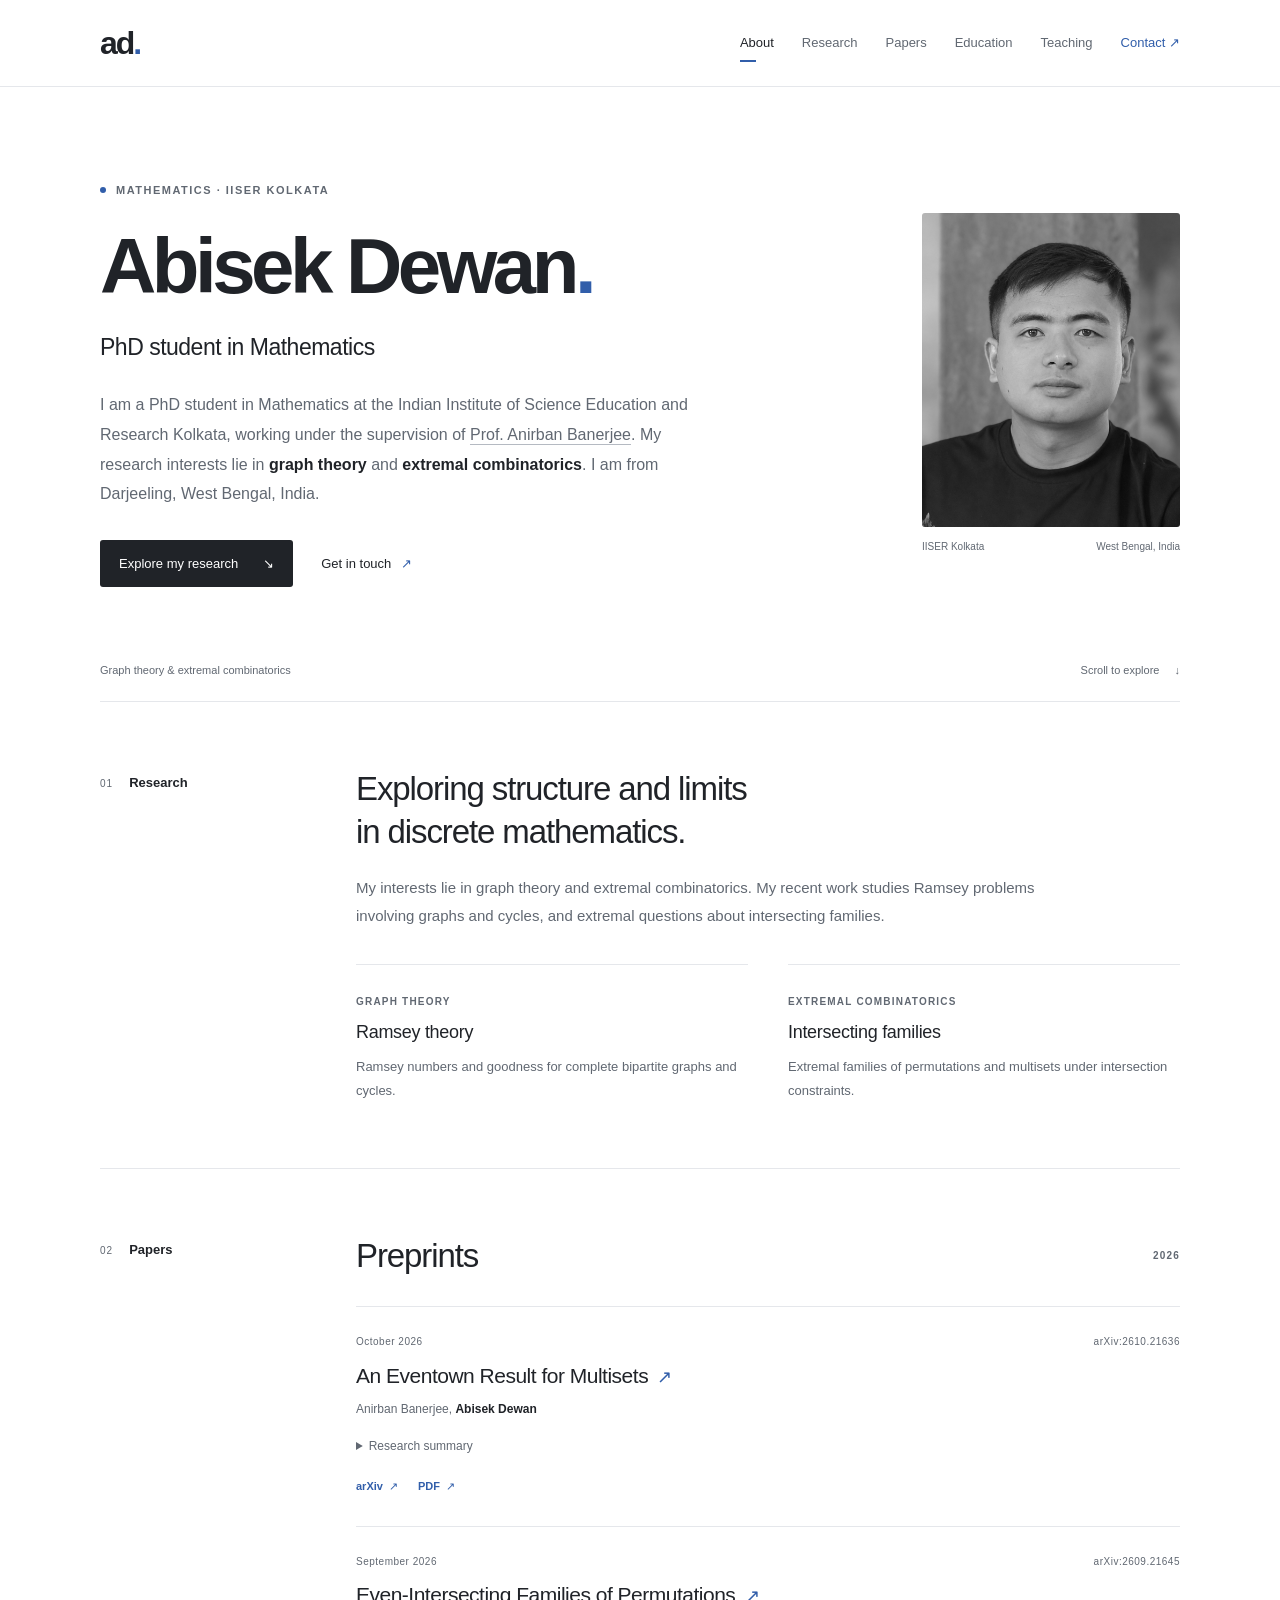
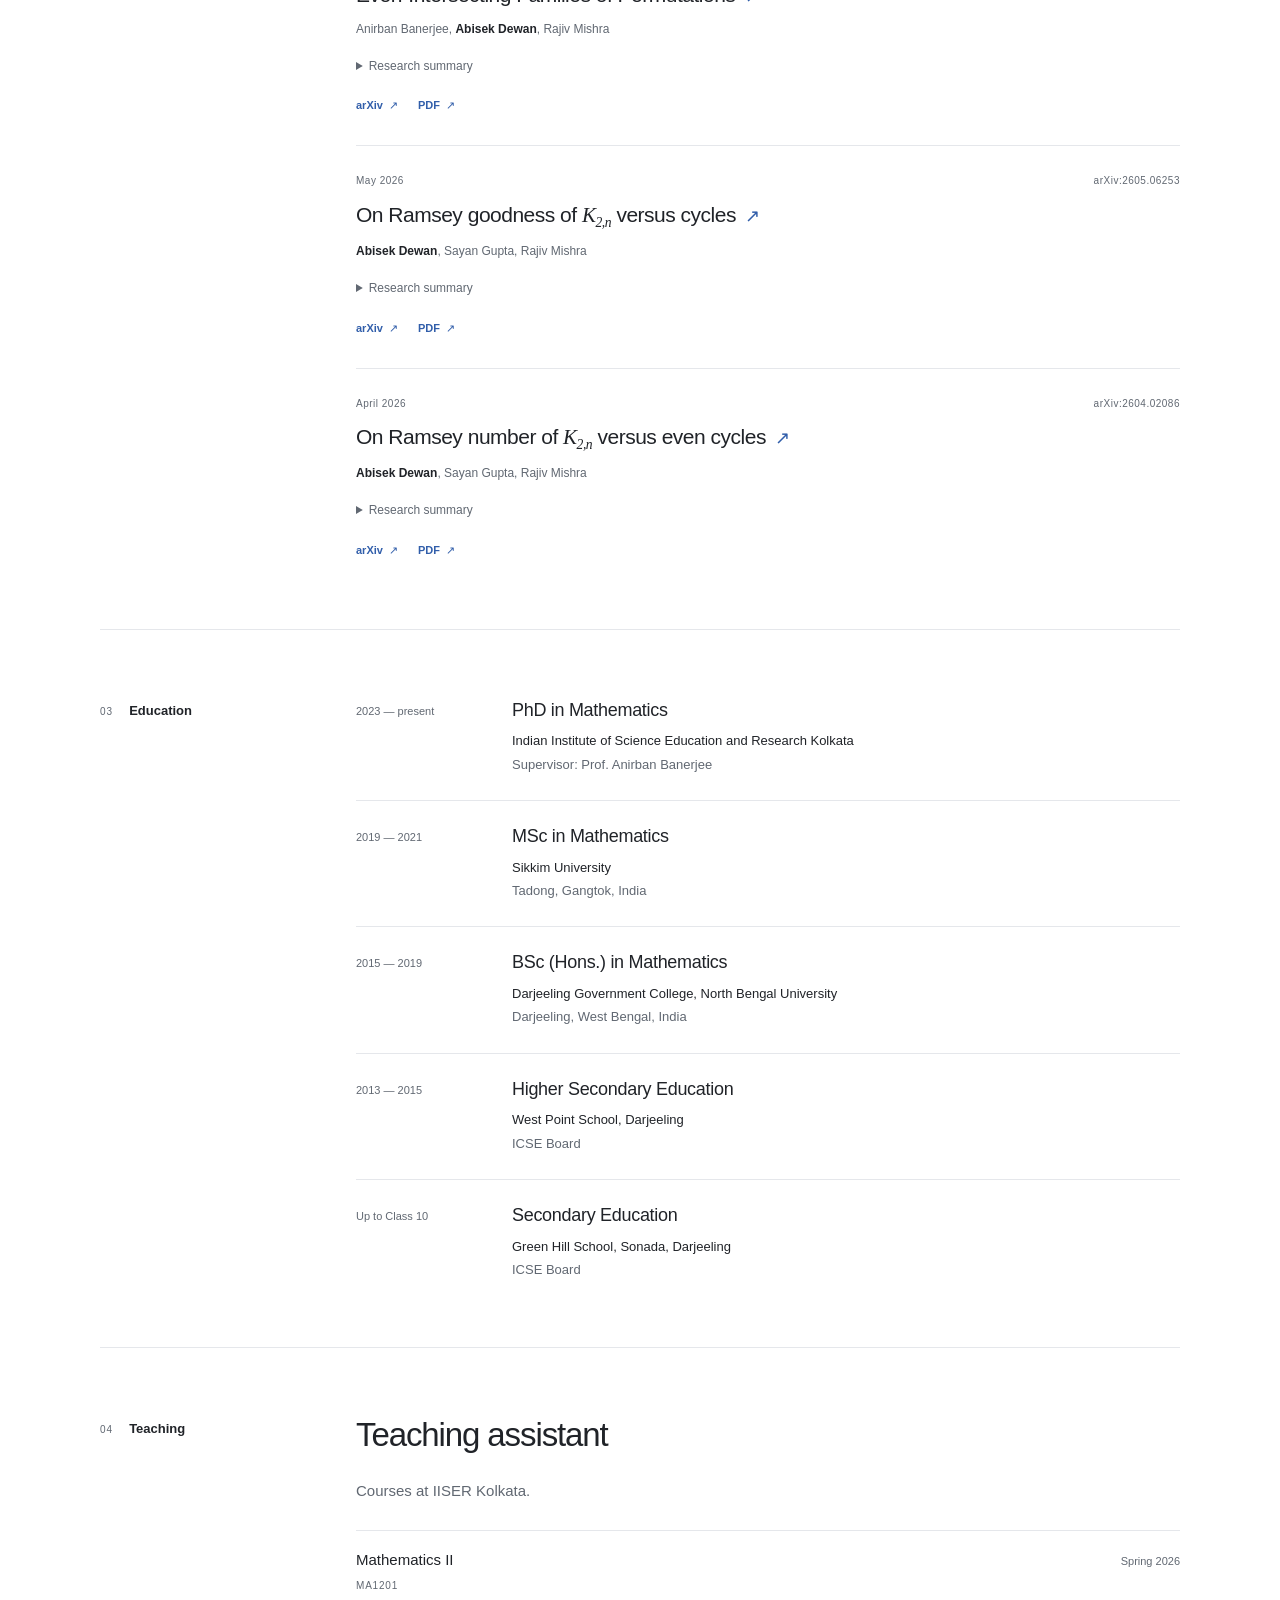
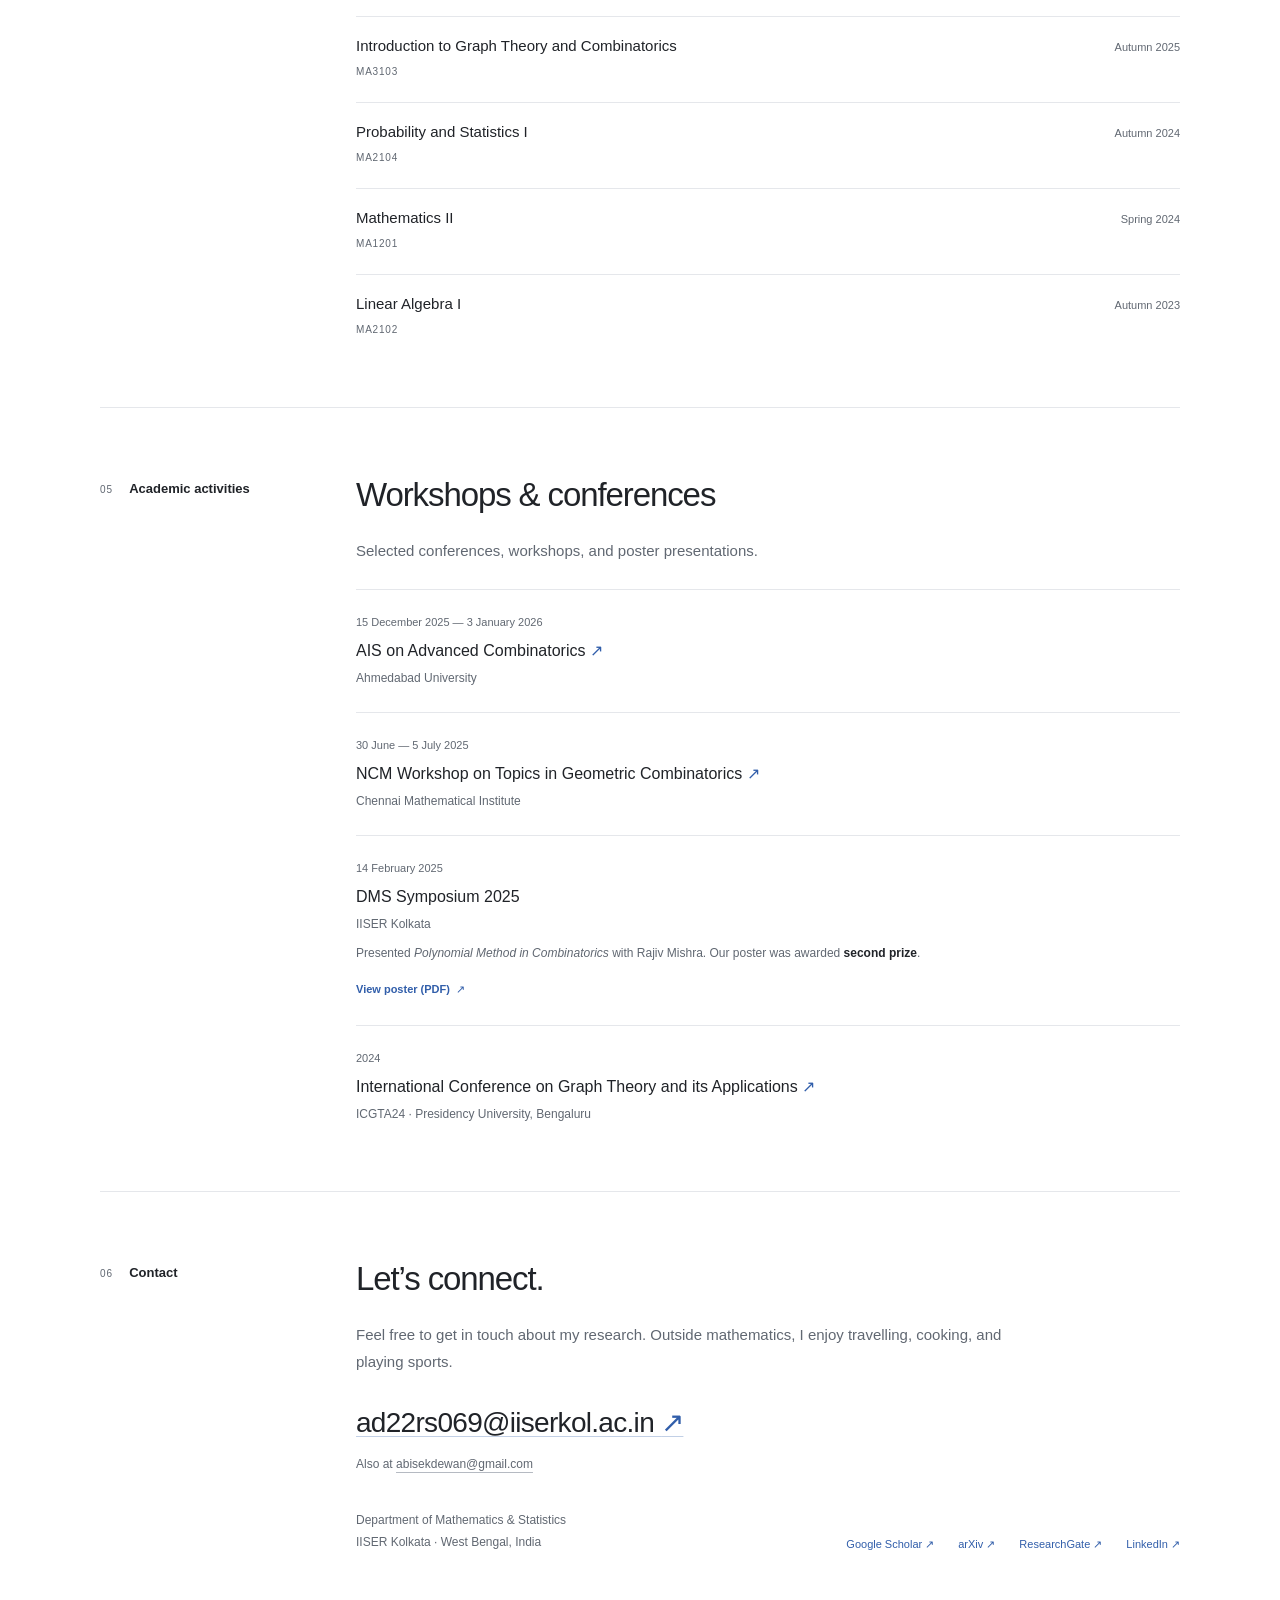
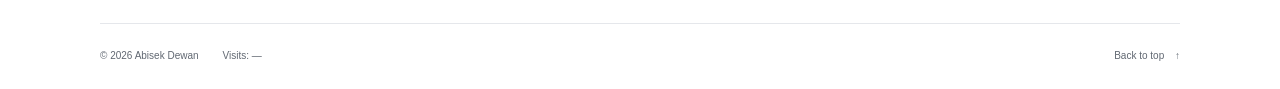
<file: index.html>
<!doctype html>
<html lang="en">
<head>
  <meta charset="utf-8">
  <meta name="viewport" content="width=device-width, initial-scale=1">
  <meta name="description" content="Abisek Dewan is a PhD student in Mathematics at IISER Kolkata, working in graph theory and extremal combinatorics. Research, preprints, teaching, and contact information.">
  <meta name="theme-color" content="#ffffff">
  <meta property="og:type" content="website">
  <meta property="og:title" content="Abisek Dewan · Mathematics">
  <meta property="og:description" content="Graph theory and extremal combinatorics. PhD student in Mathematics at IISER Kolkata.">
  <title>Abisek Dewan · Mathematics</title>
  <link rel="icon" type="image/svg+xml" href="assets/favicon.svg">
  <link rel="stylesheet" href="styles.css">
  <script src="script.js" defer></script>
</head>
<body>
  <a class="skip-link" href="#main">Skip to content</a>
  <header class="site-header">
    <div class="header-inner wrap">
      <a class="wordmark" href="#about" aria-label="Abisek Dewan, home">ad<span aria-hidden="true">.</span></a>
      <button class="menu-toggle" type="button" aria-controls="navigation" aria-expanded="false">Menu <span aria-hidden="true">+</span></button>
      <nav id="navigation" class="navigation" aria-label="Main navigation">
        <a href="#about">About</a>
        <a href="#research">Research</a>
        <a href="#papers">Papers</a>
        <a href="#education">Education</a>
        <a href="#teaching">Teaching</a>
        <a href="#contact">Contact <span aria-hidden="true">↗</span></a>
      </nav>
    </div>
  </header>

  <main id="main" class="wrap">
    <!-- ABOUT: Edit your introduction and portrait here. -->
    <section id="about" class="hero" aria-labelledby="name">
      <div class="hero-copy">
        <p class="eyebrow"><span class="accent-dot" aria-hidden="true"></span> Mathematics · IISER Kolkata</p>
        <h1 id="name">Abisek Dewan<span class="accent">.</span></h1>
        <p class="hero-role">PhD student in Mathematics</p>
        <p class="intro">I am a PhD student in Mathematics at the Indian Institute of Science Education and Research Kolkata, working under the supervision of <a href="https://www.iiserkol.ac.in/~anirban.banerjee/">Prof. Anirban Banerjee</a>. My research interests lie in <strong>graph theory</strong> and <strong>extremal combinatorics</strong>. I am from Darjeeling, West Bengal, India.</p>
        <div class="hero-links">
          <a class="button" href="#papers">Explore my research <span aria-hidden="true">↘</span></a>
          <a class="text-link" href="mailto:ad22rs069@iiserkol.ac.in">Get in touch <span aria-hidden="true">↗</span></a>
        </div>
      </div>
      <figure class="portrait">
        <img src="assets/abisek-dewan.png" alt="Abisek Dewan" width="962" height="1634" fetchpriority="high">
        <figcaption><span>IISER Kolkata</span><span>West Bengal, India</span></figcaption>
      </figure>
      <div class="hero-footnote"><span>Graph theory &amp; extremal combinatorics</span><a href="#research">Scroll to explore <span aria-hidden="true">↓</span></a></div>
    </section>

    <section id="research" class="section section-grid" aria-labelledby="research-title">
      <div class="section-label"><span class="section-number">01</span><h2 id="research-title">Research</h2></div>
      <div class="section-body">
        <p class="section-lead">Exploring structure and limits<br class="desktop-break"> in discrete mathematics.</p>
        <p class="body-copy">My interests lie in graph theory and extremal combinatorics. My recent work studies Ramsey problems involving graphs and cycles, and extremal questions about intersecting families.</p>
        <div class="research-areas">
          <article>
            <span class="small-label">Graph theory</span>
            <h3>Ramsey theory</h3>
            <p>Ramsey numbers and goodness for complete bipartite graphs and cycles.</p>
          </article>
          <article>
            <span class="small-label">Extremal combinatorics</span>
            <h3>Intersecting families</h3>
            <p>Extremal families of permutations and multisets under intersection constraints.</p>
          </article>
        </div>
      </div>
    </section>

    <!-- PAPERS: Duplicate an article to add a preprint. Keep newest work first. -->
    <section id="papers" class="section section-grid" aria-labelledby="papers-title">
      <div class="section-label"><span class="section-number">02</span><h2 id="papers-title">Papers</h2></div>
      <div class="section-body">
        <div class="section-heading"><h3 class="section-lead">Preprints</h3><span class="small-label">2026</span></div>
        <div class="paper-list">
          <article class="paper">
            <div class="paper-meta"><span>October 2026</span><span>arXiv:2610.21636</span></div>
            <h4><a href="https://arxiv.org/abs/2610.21636">An Eventown Result for Multisets <span aria-hidden="true">↗</span></a></h4>
            <p class="authors">Anirban Banerjee, <strong>Abisek Dewan</strong></p>
            <details><summary>Research summary</summary><p>Determines the largest Eventown families of bounded multisets and characterizes their extremal families.</p></details>
            <div class="paper-links"><a href="https://arxiv.org/abs/2610.21636" aria-label="arXiv abstract: An Eventown Result for Multisets">arXiv <span aria-hidden="true">↗</span></a><a href="https://arxiv.org/pdf/2610.21636" aria-label="PDF: An Eventown Result for Multisets">PDF <span aria-hidden="true">↗</span></a></div>
          </article>
          <article class="paper">
            <div class="paper-meta"><span>September 2026</span><span>arXiv:2609.21645</span></div>
            <h4><a href="https://arxiv.org/abs/2609.21645">Even-Intersecting Families of Permutations <span aria-hidden="true">↗</span></a></h4>
            <p class="authors">Anirban Banerjee, <strong>Abisek Dewan</strong>, Rajiv Mishra</p>
            <details><summary>Research summary</summary><p>Studies permutation families whose distinct members agree in an even number of positions, giving new upper and lower bounds.</p></details>
            <div class="paper-links"><a href="https://arxiv.org/abs/2609.21645" aria-label="arXiv abstract: Even-Intersecting Families of Permutations">arXiv <span aria-hidden="true">↗</span></a><a href="https://arxiv.org/pdf/2609.21645" aria-label="PDF: Even-Intersecting Families of Permutations">PDF <span aria-hidden="true">↗</span></a></div>
          </article>
          <article class="paper">
            <div class="paper-meta"><span>May 2026</span><span>arXiv:2605.06253</span></div>
            <h4><a href="https://arxiv.org/abs/2605.06253">On Ramsey goodness of <span class="math">K<sub>2,n</sub></span> versus cycles <span aria-hidden="true">↗</span></a></h4>
            <p class="authors"><strong>Abisek Dewan</strong>, Sayan Gupta, Rajiv Mishra</p>
            <details><summary>Research summary</summary><p>Studies Ramsey goodness involving complete bipartite graphs <span class="math">K<sub>2,n</sub></span> and cycles.</p></details>
            <div class="paper-links"><a href="https://arxiv.org/abs/2605.06253" aria-label="arXiv abstract: On Ramsey goodness of K 2,n versus cycles">arXiv <span aria-hidden="true">↗</span></a><a href="https://arxiv.org/pdf/2605.06253" aria-label="PDF: On Ramsey goodness of K 2,n versus cycles">PDF <span aria-hidden="true">↗</span></a></div>
          </article>
          <article class="paper">
            <div class="paper-meta"><span>April 2026</span><span>arXiv:2604.02086</span></div>
            <h4><a href="https://arxiv.org/abs/2604.02086">On Ramsey number of <span class="math">K<sub>2,n</sub></span> versus even cycles <span aria-hidden="true">↗</span></a></h4>
            <p class="authors"><strong>Abisek Dewan</strong>, Sayan Gupta, Rajiv Mishra</p>
            <details><summary>Research summary</summary><p>Determines exact Ramsey numbers for <span class="math">K<sub>2,n</sub></span> against even cycles in a specified parameter range.</p></details>
            <div class="paper-links"><a href="https://arxiv.org/abs/2604.02086" aria-label="arXiv abstract: On Ramsey number of K 2,n versus even cycles">arXiv <span aria-hidden="true">↗</span></a><a href="https://arxiv.org/pdf/2604.02086" aria-label="PDF: On Ramsey number of K 2,n versus even cycles">PDF <span aria-hidden="true">↗</span></a></div>
          </article>
        </div>
      </div>
    </section>

    <section id="education" class="section section-grid" aria-labelledby="education-title">
      <div class="section-label"><span class="section-number">03</span><h2 id="education-title">Education</h2></div>
      <div class="section-body education-list">
        <article class="education-item"><p class="date">2023 — present</p><div><h3>PhD in Mathematics</h3><p>Indian Institute of Science Education and Research Kolkata</p><p class="muted">Supervisor: Prof. Anirban Banerjee</p></div></article>
        <article class="education-item"><p class="date">2019 — 2021</p><div><h3>MSc in Mathematics</h3><p>Sikkim University</p><p class="muted">Tadong, Gangtok, India</p></div></article>
        <article class="education-item"><p class="date">2015 — 2019</p><div><h3>BSc (Hons.) in Mathematics</h3><p>Darjeeling Government College, North Bengal University</p><p class="muted">Darjeeling, West Bengal, India</p></div></article>
        <article class="education-item"><p class="date">2013 — 2015</p><div><h3>Higher Secondary Education</h3><p>West Point School, Darjeeling</p><p class="muted">ICSE Board</p></div></article>
        <article class="education-item"><p class="date">Up to Class 10</p><div><h3>Secondary Education</h3><p>Green Hill School, Sonada, Darjeeling</p><p class="muted">ICSE Board</p></div></article>
      </div>
    </section>

    <section id="teaching" class="section section-grid" aria-labelledby="teaching-title">
      <div class="section-label"><span class="section-number">04</span><h2 id="teaching-title">Teaching</h2></div>
      <div class="section-body">
        <h3 class="section-lead">Teaching assistant</h3>
        <p class="body-copy">Courses at IISER Kolkata.</p>
        <ul class="course-list">
          <li><div><h4>Mathematics II</h4><span class="course-code">MA1201</span></div><span class="date">Spring 2026</span></li>
          <li><div><h4>Introduction to Graph Theory and Combinatorics</h4><span class="course-code">MA3103</span></div><span class="date">Autumn 2025</span></li>
          <li><div><h4>Probability and Statistics I</h4><span class="course-code">MA2104</span></div><span class="date">Autumn 2024</span></li>
          <li><div><h4>Mathematics II</h4><span class="course-code">MA1201</span></div><span class="date">Spring 2024</span></li>
          <li><div><h4>Linear Algebra I</h4><span class="course-code">MA2102</span></div><span class="date">Autumn 2023</span></li>
        </ul>
      </div>
    </section>

    <section id="activities" class="section section-grid" aria-labelledby="activities-title">
      <div class="section-label"><span class="section-number">05</span><h2 id="activities-title">Academic activities</h2></div>
      <div class="section-body">
        <h3 class="section-lead">Workshops &amp; conferences</h3>
        <p class="body-copy">Selected conferences, workshops, and poster presentations.</p>
        <div class="activities-list">
          <article><p class="date">15 December 2025 — 3 January 2026</p><h4><a href="https://www.atmschools.org/school/2025/AIS/ac">AIS on Advanced Combinatorics <span aria-hidden="true">↗</span></a></h4><p>Ahmedabad University</p></article>
          <article><p class="date">30 June — 5 July 2025</p><h4><a href="https://www.atmschools.org/school/2025/NCMW/tgc">NCM Workshop on Topics in Geometric Combinatorics <span aria-hidden="true">↗</span></a></h4><p>Chennai Mathematical Institute</p></article>
          <article id="dms-symposium-2025">
            <p class="date">14 February 2025</p>
            <h4>DMS Symposium 2025</h4>
            <p>IISER Kolkata</p>
            <p class="activity-description">Presented <em>Polynomial Method in Combinatorics</em> with Rajiv Mishra. Our poster was awarded <strong>second prize</strong>.</p>
            <div class="paper-links"><a href="assets/posters/dms-symposium-2025-poster.pdf" type="application/pdf" aria-label="View poster PDF: Polynomial Method in Combinatorics">View poster (PDF) <span aria-hidden="true">↗</span></a></div>
          </article>
          <article><p class="date">2024</p><h4><a href="https://presidencyuniversity.in/events/three-day-international-conference-on-graph-theory-and-its-applications">International Conference on Graph Theory and its Applications <span aria-hidden="true">↗</span></a></h4><p>ICGTA24 · Presidency University, Bengaluru</p></article>
        </div>
      </div>
    </section>

    <!-- CONTACT: A CV link can be added here when assets/cv.pdf is supplied. -->
    <section id="contact" class="section section-grid contact-section" aria-labelledby="contact-title">
      <div class="section-label"><span class="section-number">06</span><h2 id="contact-title">Contact</h2></div>
      <div class="section-body">
        <p class="section-lead">Let’s connect.</p>
        <p class="body-copy">Feel free to get in touch about my research. Outside mathematics, I enjoy travelling, cooking, and playing sports.</p>
        <a class="contact-email" href="mailto:ad22rs069@iiserkol.ac.in">ad22rs069@iiserkol.ac.in <span aria-hidden="true">↗</span></a>
        <p class="secondary-email">Also at <a href="mailto:abisekdewan@gmail.com">abisekdewan@gmail.com</a></p>
        <div class="contact-bottom">
          <p>Department of Mathematics &amp; Statistics<br>IISER Kolkata · West Bengal, India</p>
          <div class="social-links">
            <a href="https://scholar.google.com/citations?user=yBCrMdMAAAAJ&amp;hl=en">Google Scholar <span aria-hidden="true">↗</span></a>
            <a href="https://arxiv.org/search/math?query=Dewan%2C+A&amp;searchtype=author">arXiv <span aria-hidden="true">↗</span></a>
            <a href="https://www.researchgate.net/profile/Abisek-Dewan">ResearchGate <span aria-hidden="true">↗</span></a>
            <a href="https://www.linkedin.com/in/abisek-dewan-00264940a/">LinkedIn <span aria-hidden="true">↗</span></a>
          </div>
        </div>
      </div>
    </section>
  </main>

  <footer class="site-footer wrap">
    <div class="footer-meta">
      <p>© <span id="year">2026</span> Abisek Dewan</p>
      <p class="visitor-count">Visits: <span id="visit-count" aria-live="polite" title="Visit count is currently unavailable.">—</span></p>
    </div>
    <a href="#about">Back to top <span aria-hidden="true">↑</span></a>
  </footer>
</body>
</html>
</file>
<file: styles.css>
/* Change these colours to make the design your own. */
:root {
  --background: #ffffff;
  --text: #202328;
  --muted: #616872;
  --accent: #315eaa;
  --line: #e5e7eb;
  --soft: #f4f6f8;
  --font: -apple-system, BlinkMacSystemFont, "Segoe UI", Helvetica, Arial, sans-serif;
}
* { box-sizing: border-box; }
html { scroll-behavior: smooth; scroll-padding-top: 112px; }
body { margin: 0; background: var(--background); color: var(--text); font-family: var(--font); font-size: 16px; line-height: 1.65; -webkit-font-smoothing: antialiased; }
::selection { background: #dfe9fa; color: #172b49; }
a { color: inherit; text-underline-offset: 4px; text-decoration-thickness: 1px; }
a:hover { color: var(--accent); }
a, button, summary { -webkit-tap-highlight-color: transparent; }
:focus-visible { outline: 2px solid var(--accent); outline-offset: 5px; border-radius: 2px; }
button { font: inherit; }
p, h1, h2, h3, h4, figure { margin: 0; }
h1, h2, h3, h4 { line-height: 1.25; }
strong { font-weight: 550; }
img { display: block; max-width: 100%; }
.wrap { width: min(1080px, calc(100% - 96px)); margin-inline: auto; }
.skip-link { position: fixed; z-index: 10; top: 12px; left: 12px; padding: 12px 20px; background: var(--text); color: white; transform: translateY(-160%); }
.skip-link:focus { transform: translateY(0); }
.site-header { position: sticky; top: 0; z-index: 5; background: rgba(255,255,255,.97); border-bottom: 1px solid var(--line); }
.header-inner { display: flex; align-items: center; justify-content: space-between; min-height: 86px; gap: 32px; }
.wordmark { font-size: 32px; line-height: 1; font-weight: 650; letter-spacing: -2px; text-decoration: none; }
.wordmark span, .accent { color: var(--accent); }
.navigation { display: flex; align-items: center; gap: 28px; }
.navigation a { position: relative; padding-block: 15px; font-size: 13px; font-weight: 500; color: var(--muted); text-decoration: none; }
.navigation a:hover, .navigation a[aria-current="location"] { color: var(--text); }
.navigation a[aria-current="location"]::after { content: ""; position: absolute; bottom: 7px; left: 0; width: 16px; height: 2px; background: var(--accent); }
.navigation a:last-child { color: var(--accent); }
.menu-toggle { display: none; }
.hero { padding: 94px 0 0; display: grid; grid-template-columns: minmax(0, 1fr) 258px; gap: 0 80px; align-items: center; }
.eyebrow, .small-label { font-size: 11px; font-weight: 550; text-transform: uppercase; letter-spacing: 1.5px; }
.eyebrow { display: flex; align-items: center; gap: 10px; color: var(--muted); margin-bottom: 25px; }
.accent-dot { width: 6px; height: 6px; background: var(--accent); border-radius: 50%; flex: 0 0 auto; }
h1 { font-size: clamp(52px, 6.1vw, 78px); letter-spacing: -4.5px; font-weight: 550; line-height: 1.08; margin-bottom: 21px; }
.hero-role { font-size: 23px; letter-spacing: -.5px; margin-bottom: 23px; }
.intro { color: var(--muted); max-width: 600px; font-size: 16px; line-height: 1.85; }
.intro strong { color: var(--text); }
.intro a { text-decoration-color: #b5bac2; }
.hero-links { display: flex; flex-wrap: wrap; align-items: center; gap: 28px; margin-top: 31px; }
.button { display: inline-flex; align-items: center; justify-content: space-between; gap: 25px; background: var(--text); color: white; text-decoration: none; padding: 13px 19px; border-radius: 3px; font-size: 13px; font-weight: 500; transition: background .2s; }
.button:hover { color: white; background: var(--accent); }
.text-link { font-size: 13px; font-weight: 500; text-decoration: none; }
.text-link span { margin-left: 6px; color: var(--accent); }
.portrait { align-self: center; }
.portrait img { width: 258px; height: 314px; object-fit: cover; object-position: 50% 15%; border-radius: 3px; filter: grayscale(1); background: var(--soft); }
.portrait figcaption { display: flex; justify-content: space-between; gap: 8px; color: var(--muted); font-size: 10px; margin-top: 12px; }
.hero-footnote { grid-column: 1 / -1; margin-top: 74px; padding-bottom: 22px; display: flex; justify-content: space-between; gap: 15px; color: var(--muted); font-size: 11px; }
.hero-footnote a { text-decoration: none; }
.hero-footnote a span { margin-left: 12px; }
.section { padding-block: 66px; border-top: 1px solid var(--line); }
.section-grid { display: grid; grid-template-columns: 200px minmax(0, 1fr); column-gap: 56px; }
.section-label { display: flex; align-items: baseline; gap: 16px; padding-top: 7px; }
.section-label h2 { font-size: 13px; font-weight: 550; }
.section-number { font-size: 10px; letter-spacing: 1px; color: var(--muted); font-variant-numeric: tabular-nums; }
.section-lead { font-size: 33px; line-height: 1.3; letter-spacing: -1.1px; font-weight: 450; }
.body-copy { max-width: 680px; color: var(--muted); font-size: 15px; line-height: 1.85; margin-top: 20px; }
.research-areas { display: grid; grid-template-columns: 1fr 1fr; gap: 40px; margin-top: 34px; }
.research-areas article { border-top: 1px solid var(--line); padding-top: 22px; }
.small-label { color: var(--muted); font-size: 10px; letter-spacing: 1.2px; }
.research-areas h3 { font-size: 18px; font-weight: 500; margin: 8px 0 12px; letter-spacing: -.3px; }
.research-areas p { color: var(--muted); font-size: 13px; line-height: 1.8; }
.section-heading { display: flex; justify-content: space-between; align-items: center; gap: 16px; }
.paper-list { margin-top: 28px; }
.paper { padding: 27px 0; border-top: 1px solid var(--line); }
.paper:last-child { padding-bottom: 0; }
.paper-meta { display: flex; flex-wrap: wrap; justify-content: space-between; gap: 4px 16px; font-size: 10px; color: var(--muted); letter-spacing: .5px; margin-bottom: 10px; }
.paper h4 { font-size: 21px; font-weight: 500; letter-spacing: -.5px; line-height: 1.45; }
.paper h4 a { text-decoration: none; }
.paper h4 a span[aria-hidden] { color: var(--accent); display: inline-block; font-size: 18px; margin-left: 4px; }
.authors { margin-top: 9px; color: var(--muted); font-size: 12px; }
.authors strong { color: var(--text); }
.math { white-space: nowrap; font-family: Georgia, "Times New Roman", serif; font-style: italic; }
sub { font-size: .65em; }
details { margin-top: 13px; font-size: 12px; }
summary { color: var(--muted); cursor: pointer; width: fit-content; padding-block: 4px; }
summary:hover { color: var(--accent); }
details p { color: var(--muted); margin: 8px 0 14px; max-width: 650px; line-height: 1.8; }
.paper-links { display: flex; gap: 20px; margin-top: 12px; font-size: 11px; font-weight: 550; }
.paper-links a { text-decoration: none; color: var(--accent); padding-block: 4px; }
.paper-links a:hover { text-decoration: underline; }
.paper-links span { margin-left: 3px; }
.education-item { display: grid; grid-template-columns: 140px minmax(0, 1fr); gap: 16px; padding-block: 24px; border-top: 1px solid var(--line); }
.education-item:first-child { border: 0; padding-top: 3px; }
.education-item:last-child { padding-bottom: 0; }
.education-item h3 { font-size: 18px; font-weight: 500; letter-spacing: -.3px; margin-bottom: 8px; }
.education-item p:not(.date) { font-size: 13px; line-height: 1.8; }
.muted { color: var(--muted); }
.date { color: var(--muted); font-size: 11px; font-variant-numeric: tabular-nums; }
.education-item > .date { padding-top: 3px; }
.course-list { list-style: none; margin: 25px 0 0; padding: 0; }
.course-list li { display: flex; align-items: baseline; justify-content: space-between; gap: 24px; padding-block: 18px; border-top: 1px solid var(--line); }
.course-list li:last-child { padding-bottom: 0; }
.course-list h4 { font-size: 15px; font-weight: 500; line-height: 1.5; }
.course-code { font-size: 10px; color: var(--muted); letter-spacing: .8px; }
.course-list .date { white-space: nowrap; }
.activities-list { margin-top: 24px; }
.activities-list article { padding-block: 23px; border-top: 1px solid var(--line); }
.activities-list article:last-child { padding-bottom: 0; }
.activities-list h4 { font-size: 16px; font-weight: 500; line-height: 1.5; margin: 8px 0 6px; }
.activities-list h4 a { text-decoration: none; }
.activities-list h4 span { color: var(--accent); }
.activities-list p:not(.date) { font-size: 12px; color: var(--muted); }
.activity-description { margin-top: 9px; }
.activity-description strong { color: var(--text); }
.contact-section { padding-bottom: 70px; }
.contact-email { display: inline-block; font-size: clamp(18px, 2.5vw, 28px); line-height: 1.4; letter-spacing: -.7px; margin-top: 27px; text-decoration-color: #c2d0e6; overflow-wrap: anywhere; }
.contact-email span { color: var(--accent); }
.secondary-email { font-size: 12px; color: var(--muted); margin-top: 13px; }
.secondary-email a { text-decoration-color: #b5bac2; }
.contact-bottom { display: flex; justify-content: space-between; align-items: end; gap: 24px; margin-top: 34px; }
.contact-bottom p { font-size: 12px; color: var(--muted); line-height: 1.85; }
.social-links { display: flex; flex-wrap: wrap; gap: 10px 24px; font-size: 11px; }
.social-links a { text-decoration: none; color: var(--accent); }
.site-footer { display: flex; align-items: baseline; justify-content: space-between; gap: 20px; border-top: 1px solid var(--line); padding-block: 24px; color: var(--muted); font-size: 10px; }
.footer-meta { display: flex; align-items: baseline; flex-wrap: wrap; gap: 8px 24px; }
.visitor-count { white-space: nowrap; font-variant-numeric: tabular-nums; }
.site-footer a { text-decoration: none; flex-shrink: 0; }
.site-footer a span { margin-left: 8px; }
@media (min-width: 1440px) {
  .hero { padding-top: 110px; }
}
@media (max-width: 1000px) {
  .wrap { width: calc(100% - 64px); }
  .hero { gap: 0 40px; grid-template-columns: minmax(0, 1fr) 220px; padding-top: 64px; }
  .portrait img { width: 220px; height: 285px; }
  .portrait figcaption { flex-direction: column; gap: 0; }
  h1 { font-size: 60px; letter-spacing: -3px; }
  .hero-role { font-size: 20px; }
  .intro { font-size: 15px; }
  .section-grid { grid-template-columns: 155px minmax(0, 1fr); column-gap: 32px; }
  .navigation { gap: 20px; }
  .contact-bottom { align-items: start; flex-direction: column; }
}
@media (max-width: 720px) {
  html { scroll-padding-top: 90px; }
  .wrap { width: calc(100% - 40px); }
  .header-inner { min-height: 72px; flex-wrap: wrap; gap: 0; }
  .wordmark { font-size: 29px; }
  .navigation { width: 100%; flex-wrap: wrap; gap: 0 24px; padding-bottom: 12px; }
  .navigation a { font-size: 13px; padding-block: 11px; }
  .js .menu-toggle { display: flex; align-items: center; gap: 15px; cursor: pointer; border: 0; background: none; color: var(--text); padding: 15px 0 15px 20px; font-size: 13px; }
  .js .menu-toggle span { color: var(--accent); font-size: 20px; line-height: 1; }
  .js .navigation { display: none; }
  .js .navigation.is-open { display: flex; }
  .hero { grid-template-columns: 1fr; padding-top: 49px; gap: 0; }
  .hero-copy { grid-row: 1; }
  .eyebrow { font-size: 9px; letter-spacing: 1.3px; margin-bottom: 23px; }
  h1 { font-size: clamp(44px, 10.6vw, 66px); letter-spacing: -2.7px; margin-bottom: 15px; }
  .hero-role { font-size: 20px; margin-bottom: 20px; }
  .intro { max-width: 560px; font-size: 15px; }
  .hero-links { gap: 24px; margin-top: 25px; }
  .portrait { margin-top: 35px; display: flex; align-items: end; gap: 20px; }
  .portrait img { width: 120px; height: 144px; }
  .portrait figcaption { font-size: 11px; line-height: 1.8; margin-bottom: 2px; }
  .hero-footnote { margin-top: 37px; font-size: 10px; align-items: baseline; }
  .hero-footnote > span { max-width: 180px; }
  .hero-footnote a { white-space: nowrap; }
  .hero-footnote a span { margin-left: 4px; }
  .section { padding-block: 43px; }
  .section-grid { grid-template-columns: 1fr; gap: 27px; }
  .section-label { padding: 0; gap: 12px; }
  .section-label h2 { font-size: 12px; }
  .section-lead { font-size: 28px; letter-spacing: -.8px; }
  .body-copy { font-size: 14px; margin-top: 17px; }
  .research-areas { gap: 25px; }
  .research-areas h3 { font-size: 17px; }
  .paper h4 { font-size: 20px; }
  .paper-meta { font-size: 10px; }
  .education-item { grid-template-columns: 1fr; gap: 9px; padding-block: 22px; }
  .education-item h3 { font-size: 17px; }
  .course-list li { gap: 15px; }
  .course-list h4 { font-size: 14px; }
  .course-list .date { font-size: 10px; }
  .contact-email { font-size: clamp(19px, 5.4vw, 28px); letter-spacing: -.6px; }
}
@media (max-width: 380px) {
  .research-areas { grid-template-columns: 1fr; }
  .hero-links { gap: 20px; }
  .button { padding-inline: 15px; gap: 15px; }
  .course-list li { flex-direction: column; gap: 4px; }
}
@media (prefers-reduced-motion: reduce) {
  html { scroll-behavior: auto; }
  *, *::before, *::after { transition: none !important; }
}
@media print {
  .site-header, .skip-link, .hero-links, .hero-footnote, .site-footer { display: none; }
  .wrap { width: 100%; }
  .hero { padding-top: 0; grid-template-columns: 1fr 140px; gap: 25px; }
  .portrait img { width: 140px; height: 170px; }
  h1 { font-size: 42px; }
  .section { padding-block: 25px; }
  .section-grid { grid-template-columns: 130px minmax(0, 1fr); gap: 20px; }
  .paper, .education-item, .course-list li, .activities-list article { break-inside: avoid; }
  .section-lead { font-size: 24px; }
  a { color: inherit; text-decoration: none; }
}
</file>
